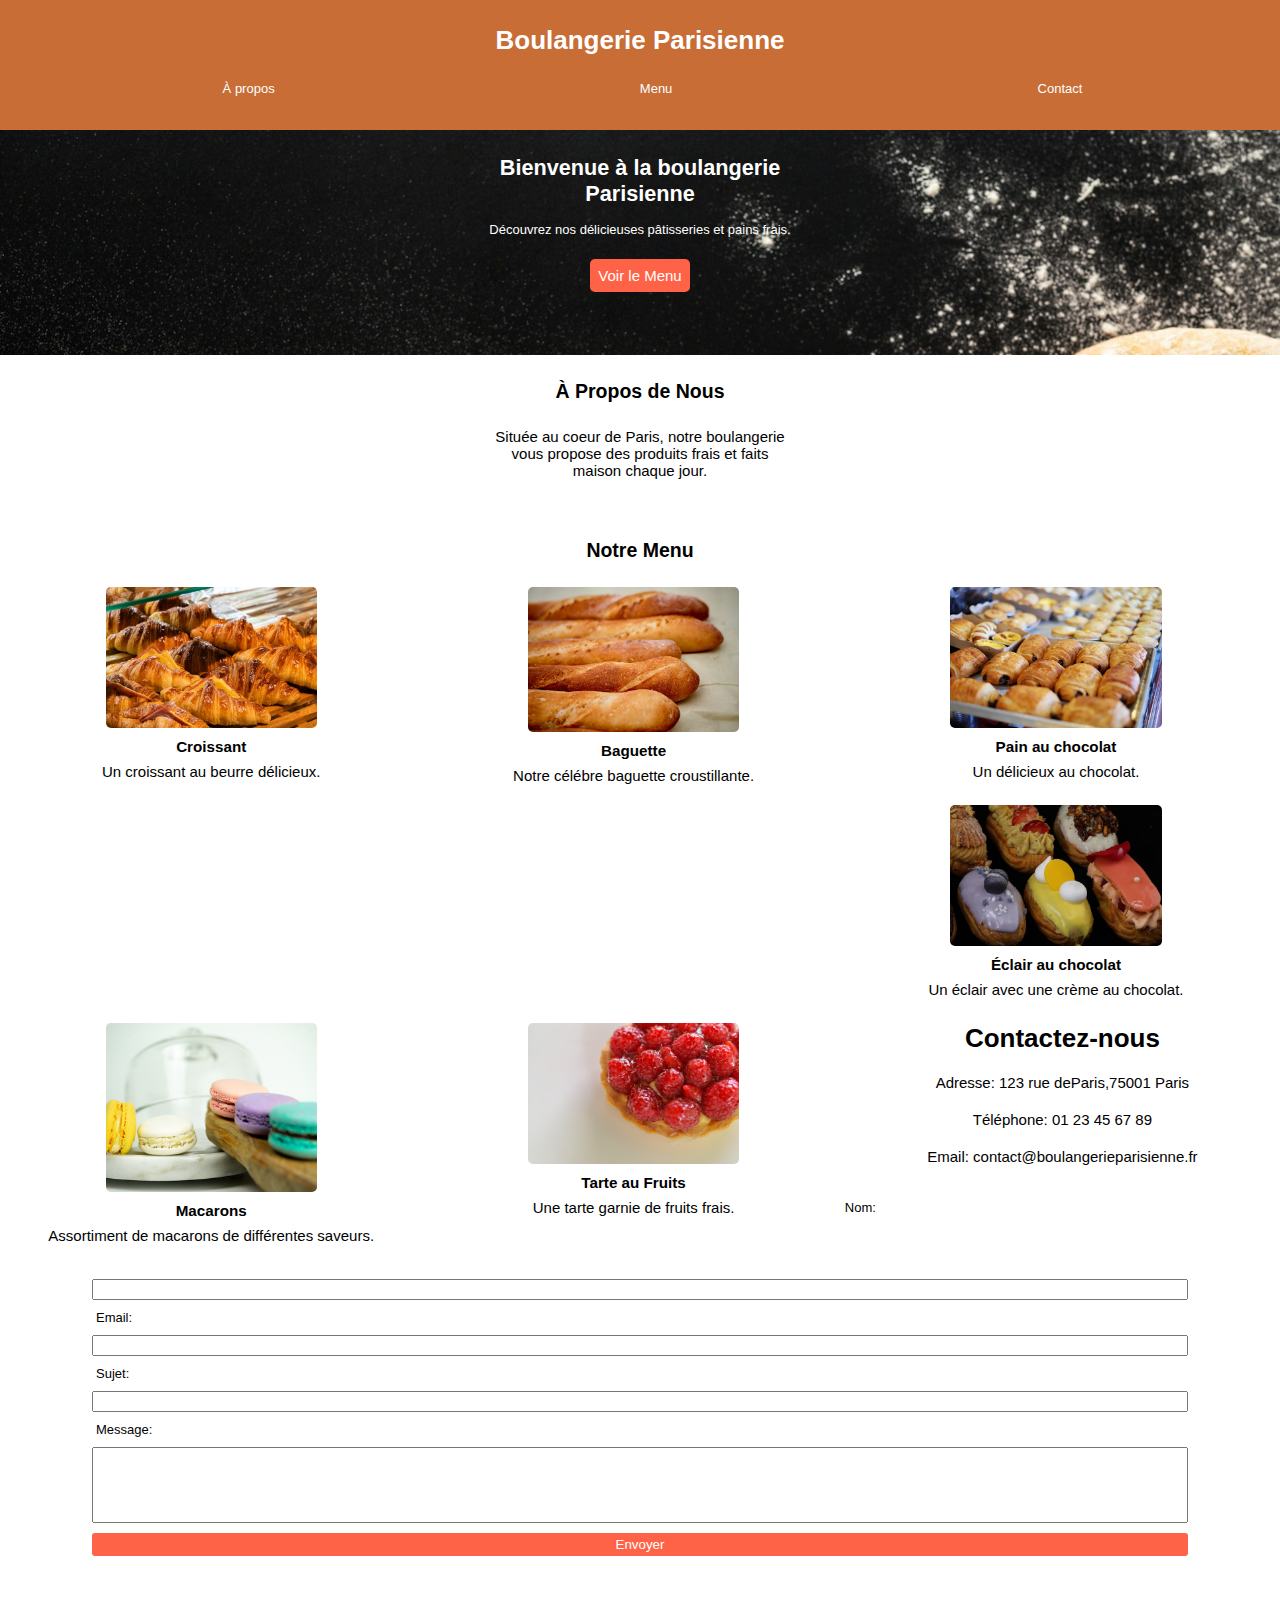
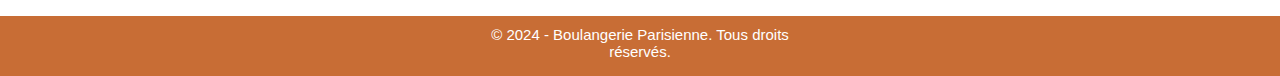
<file: index.html>
<!DOCTYPE html>
<html lang="fr">
<head>
    <meta charset="UTF-8">
    <meta name="viewport" content="width=device-width, initial-scale=1.0">
    <link rel="stylesheet" href="assets/css/style.css">
    <title>Boulangerie</title>
</head>
<body>
    <header>
        <h1>Boulangerie Parisienne</h1>
        <nav>
            <ul>
                <li>À propos</li>
                <li>Menu</li>
                <li>Contact</li>
            </ul>
        </nav>
    </header>
    <main>
        <div class="imgtop">
            <h1>Bienvenue à la boulangerie <br> Parisienne</h1>
            <p>Découvrez nos délicieuses pâtisseries et pains frais.</p>
            <a href="/" class="myBtn1">Voir le Menu</a>
        </div>
        <h2>À Propos de Nous</h2>
        <p class="ptop">
            Située au coeur de Paris, notre boulangerie <br> vous propose des produits
            frais et faits <br> maison chaque jour.
        </p>
        <h2 class="titre1">Notre Menu</h2>
        <div class="img"></div>
        <section>
            <div class="imgcroissant">
                <img src="assets/img/croissants.jpg" alt="img croissant">
                <h3>Croissant</h3>
                <p>Un croissant au beurre délicieux.</p>
            </div>
            <div class="imgbaguette">
                <img src="assets/img/baguettes.jpg" alt="img baguette">
                <h3>Baguette</h3>
                <p>Notre célébre baguette croustillante.</p>
            </div>
            <div class="imgpainchocolat">
                <img src="assets/img/chocolatine.jpg" alt="img painchocolat">
                <h3>Pain au chocolat</h3>
                <p>Un délicieux au chocolat.</p>
            </div>
            <div class="imgeclairs">
                <img src="assets/img/eclairs.jpg" alt="img eclairs">
                <h3>Éclair au chocolat</h3>
                <p>Un éclair avec une crème au chocolat.</p>
            </div>
            <div class="imgmacarons">
                <img src="assets/img/macarons.jpg" alt="img macarons">
                <h3>Macarons</h3>
                <p>Assortiment de macarons de différentes saveurs.</p>
            </div>
            <div class="imgtarte">
                <img src="assets/img/tartes.jpg" alt="img tarte">
                <h3>Tarte au Fruits</h3>
                <p>Une tarte garnie de fruits frais.</p>
            </div>
        </section>
        <div class="formu">
            <h1>Contactez-nous</h1>
            <p>Adresse: 123 rue deParis,75001 Paris</p>
            <p>Téléphone: 01 23 45 67 89</p>
            <p class="fp">Email: contact@boulangerieparisienne.fr</p>
            <form>
                <label for="nom">Nom:<br></label>
                <input type="text">
                <label for="email">Email:</label>
                <input type="text">
                <label for="sujet">Sujet:</label>
                <input type="text">
                <label for="message">Message:</label>
                <input class="input1" type="text">
                <input class="input2" type="text" name="" id="" value="Envoyer">
            </form>
        </div>

    </main>
    <footer>
        <p>© 2024 - Boulangerie Parisienne. Tous droits <br> réservés.</p>
    </footer>
    
</body>
</html>
</file>
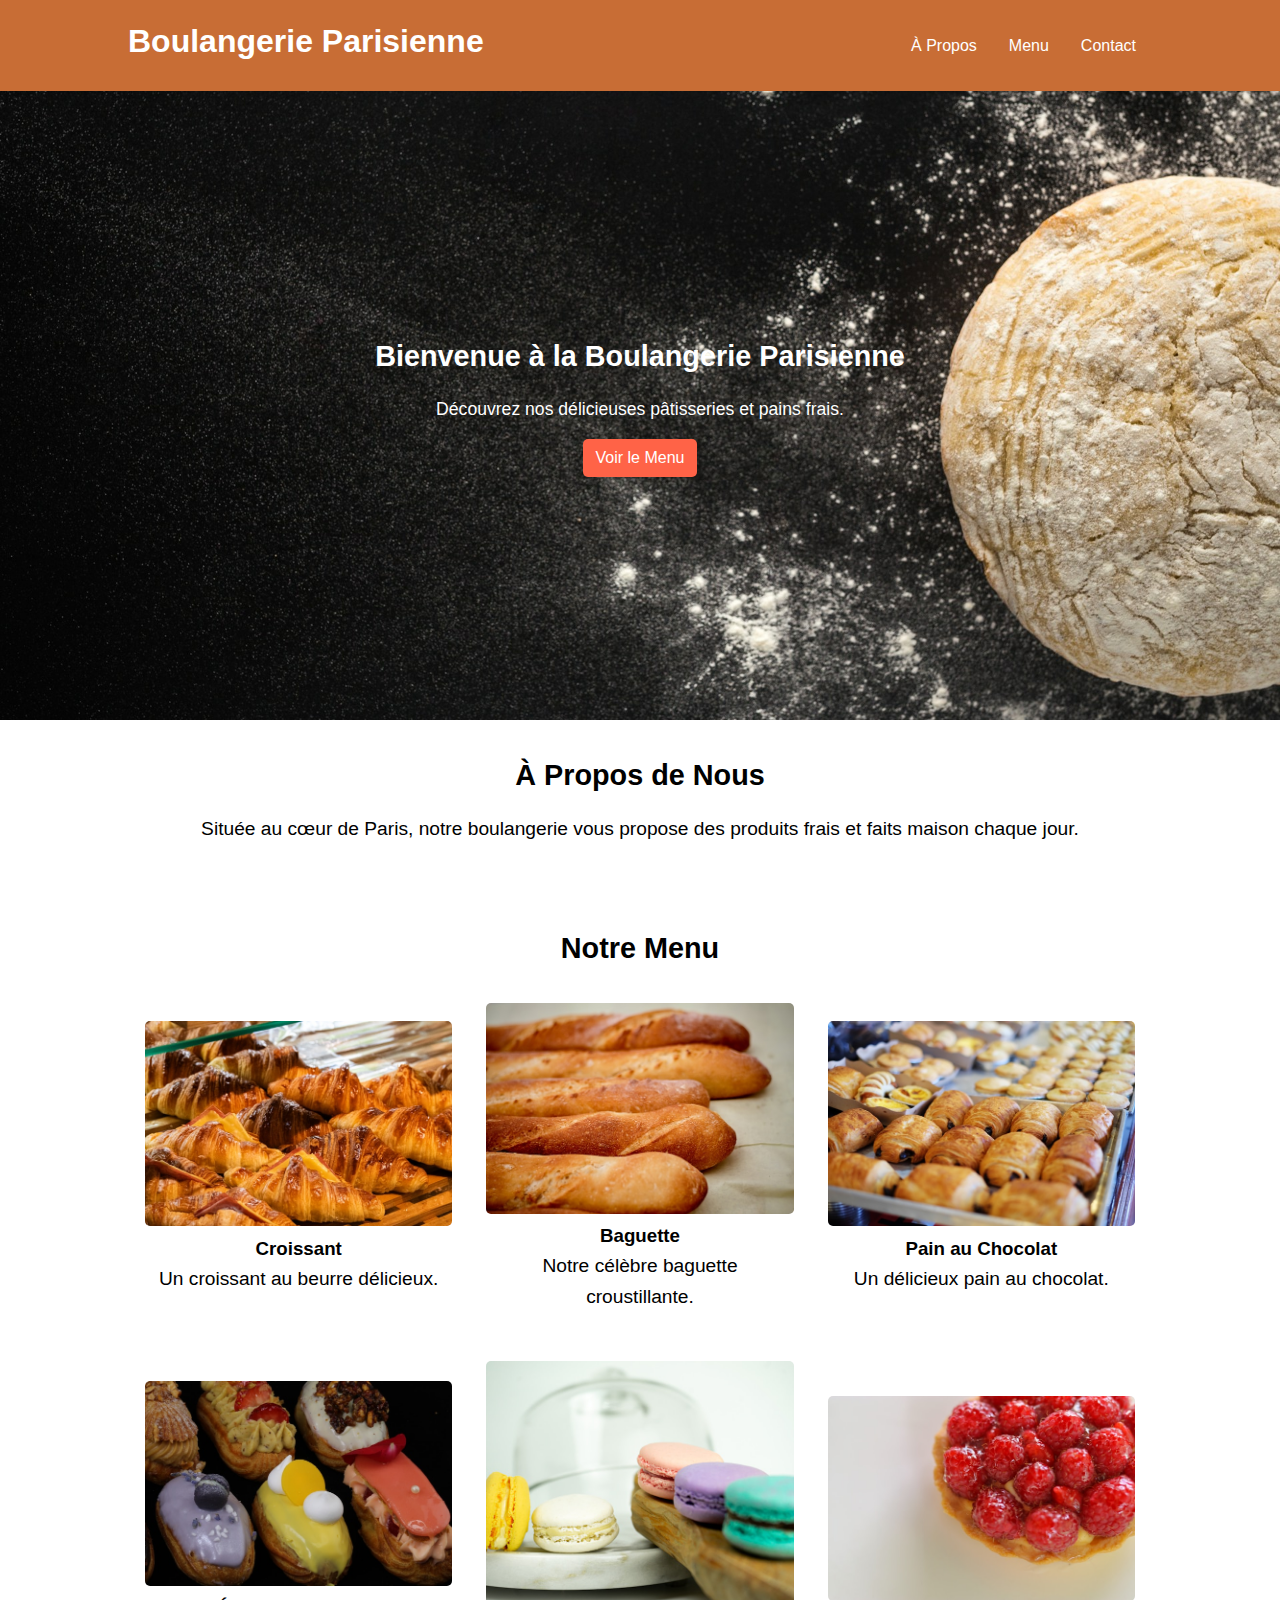
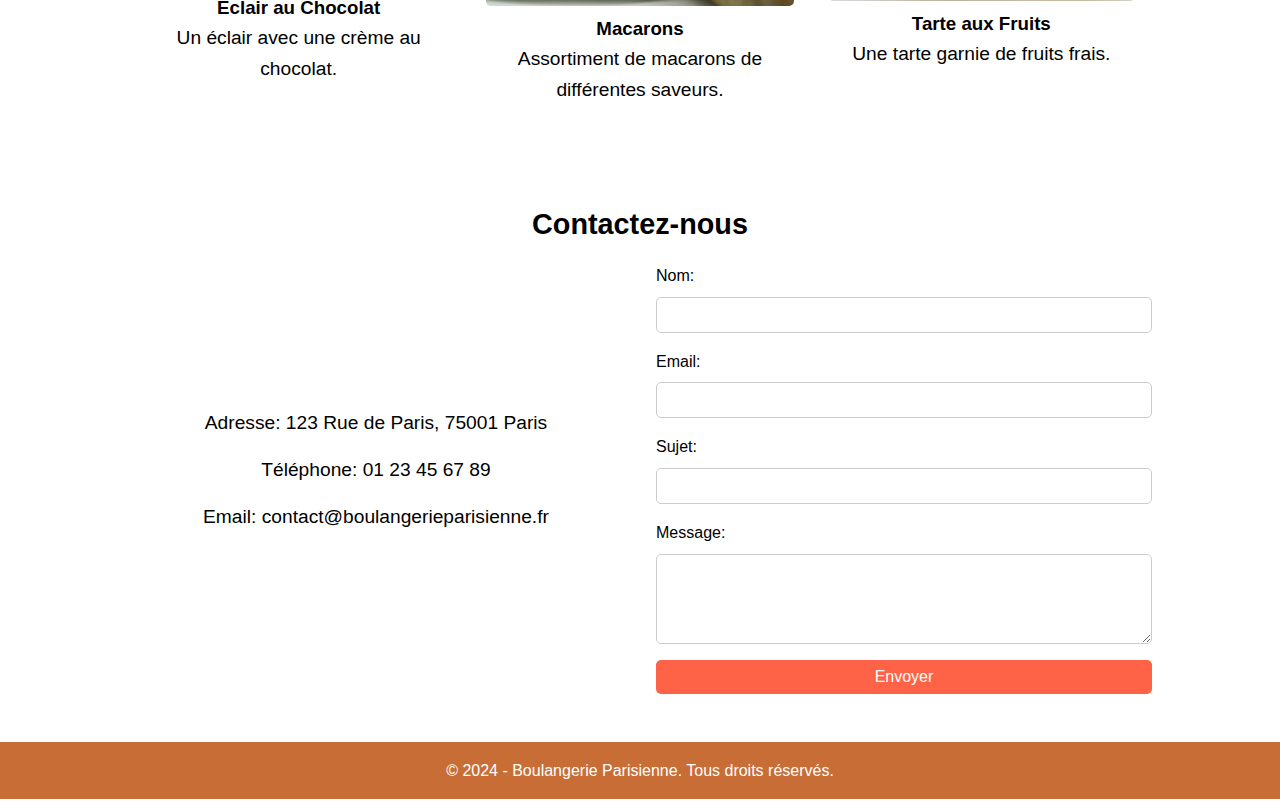
<file: blgr.html>
<!DOCTYPE html>
<html lang="fr">
<head>
    <meta charset="UTF-8">
    <meta name="viewport" content="width=device-width, initial-scale=1.0">
    <title>Boulangerie</title>
    <link rel="stylesheet" href="assets/css/blgr.css">
</head>
<body>
    <header>
        <div class="container">
           <h1>Boulangerie Parisienne</h1>
            <nav>
                <ul>
                    <li><a href="#about">À Propos</a></li>
                    <li><a href="#menu">Menu</a></li>
                    <li><a href="#contact">Contact</a></li>
                </ul>
            </nav>
        </div>
    </header>
    <main>
        <section id="hero">
            <div class="container">
                <h2>Bienvenue à la Boulangerie Parisienne</h2>
                <p>Découvrez nos délicieuses pâtisseries et pains frais.</p>
                <a href="#menu" class="btn">Voir le Menu</a>
            </div>
        </section>
        <section id="about" class="container">
            <h2>À Propos de Nous</h2>
            <p>Située au cœur de Paris, notre boulangerie vous propose des produits frais et faits maison chaque jour.
            </p>
        </section>
        <section id="menu" class="container">
            <h2>Notre Menu</h2>
            <div class="menu-items">
                <div class="menu-item">
                    <img src="assets/img/croissants.jpg" alt="Croissants dorés">
                    <h3>Croissant</h3>
                    <p>Un croissant au beurre délicieux.</p>
                </div>
                <div class="menu-item">
                    <img src="assets/img/baguettes.jpg" alt="Baguette">
                    <h3>Baguette</h3>
                    <p>Notre célèbre baguette croustillante.</p>
                </div>
                <div class="menu-item">
                    <img src="assets/img/chocolatine.jpg" alt="Pain au Chocolat">
                    <h3>Pain au Chocolat</h3>
                    <p>Un délicieux pain au chocolat.</p>
                </div>
                <div class="menu-item">
                    <img src="assets/img/eclairs.jpg" alt="Éclair au Chocolat">
                    <h3>Éclair au Chocolat</h3>
                    <p>Un éclair avec une crème au chocolat.</p>
                </div>
                <div class="menu-item">
                    <img src="assets/img/macarons.jpg" alt="Macarons">
                    <h3>Macarons</h3>
                    <p>Assortiment de macarons de différentes saveurs.</p>
                </div>
                <div class="menu-item">
                    <img src="assets/img/tartes.jpg" alt="Tarte aux Fruits">
                    <h3>Tarte aux Fruits</h3>
                    <p>Une tarte garnie de fruits frais.</p>
                </div>
            <!-- Ajoutez plus d'éléments de menu ici -->
            </div>
        </section>
        <section id="contact" class="container">
            <h2>Contactez-nous</h2>
            <div class="contact-content">
                
                <div class="contact-info">
                    <p>Adresse: 123 Rue de Paris, 75001 Paris</p>
                    <p>Téléphone: 01 23 45 67 89</p>
                    <p>Email: contact@boulangerieparisienne.fr</p>
                </div>

                <form action="#" method="post" class="contact-form">
                    <div class="form-group">
                        <label for="name">Nom:</label>
                        <input type="text" id="name" name="name" required>
                    </div>
                    <div class="form-group">
                        <label for="email">Email:</label>
                        <input type="email" id="email" name="email" required>
                    </div>
                    <div class="form-group">
                        <label for="subject">Sujet:</label>
                        <input type="text" id="subject" name="subject" required>
                    </div>
                    <div class="form-group">
                        <label for="message">Message:</label>
                        <textarea id="message" name="message" rows="4" required></textarea>
                    </div>
                    <button type="submit">Envoyer</button>
                </form>

            </div>
        </section>
    </main>
    <footer>
        <div class="container">
            <p>&copy; 2024 - Boulangerie Parisienne. Tous droits réservés.</p>
        </div>
    </footer>
</body>
</html>
</file>
<file: assets/css/style.css>
*{
    margin: auto;
}
body{
    font-family: Arial, sans-serif;
    font-size: small;
}

header{
    height: 130px;
    background-color: #C86D35;
    text-align: center;
}

header h1{
    color: white;
    text-align: center;
    padding-top: 25px;
    margin-bottom: 25px;
}

h1{
    margin-top: 0px;
}
header nav ul{
    list-style-type: none;
    display: flex;
    align-items: center;
    justify-content: space-evenly;
    padding-right: 15px;
}

nav ul li{
    color: white;
}

.imgtop{
    font-size: smaller;
    height: 200px;
    text-align: center;
    color: white;
    background-image: url(../img/hero.jpg);
    background-size: 100%;  
    background-repeat: no-repeat;
    padding-top: 25px;
    margin-bottom: 25px;
}

.imgtop p{
    margin-bottom: 30px;
    font-size: small;
}

.imgtop h1{
    margin-bottom: 15px;
}

 
main h2, p{
    text-align: center;
}

main h2{
    margin-bottom: 25px;
}

.ptop{
    margin-bottom: 25px;
}

.titre1{
    padding-top: 35px;
}

img{
    width: 90%;
    border-radius: 5px;
    display: flex;
    justify-content: center;
}

section div h3{
    text-align: center;
    margin-top: 10px;
    margin-bottom: 8px;
}


p{
    font-size: 15px;
}

section p{
    margin-bottom: 25px;
}

.formu{
    text-align: center;
    padding-top: 70px;
}

.formu h1, p{
    margin-bottom: 20px;

}

.formu .fp{
    margin-bottom: 35px;
}

input{
    width: 85%;
    margin-top: 10px;
    margin-bottom: 10px;
}
.input1{
    height: 70px;
}
.input2{
    text-align: center;
    background-color: #FF6347;
    width: 85%;
    color: white;
    border-radius: 3px;
    border: none;
    padding: 4px;
    margin-top: 0px;
}

footer{
    height: 60px;
    background-color: #C86D35;
    margin-top: 50px;
}

footer p{
    color: white;
    padding-top: 10px;
}

label{
    display: block;
    text-align: left;
    width: 85%;
    margin-bottom: 0px;
}



.myBtn1{
    background-color: #FF6347;
    color: white;
    text-decoration: none;
    font-size: 15px;
    border-radius: 5px;
    padding: 8px;
}


@media screen and (min-width: 992px){
    .imgcroissant, .imgbaguette, .imgpainchocolat, .imgeclairs, .imgmacarons, .imgtarte{
        float: left;
        width: 33%;
    }
    img{
        width: 50%;
    }
}
</file>
<file: assets/css/blgr.css>
/* Mobile-first style */
* {
    margin: 0; /* Supprime les marges par défaut de tous les éléments */
    padding: 0; /* Supprime les espacements internes par défaut de tous les éléments */
    box-sizing: border-box; /* Inclut le padding et la bordure dans la largeur et la hauteur des éléments */
}

body {
    font-family: Arial, sans-serif; /* Définit la police de caractère pour tout le texte dans le corps du document */
    line-height: 1.6; /* Définit l'interligne pour le texte */
}

.container {
    width: 90%; /* Définit la largeur du conteneur à 90% de son parent */
    margin: auto; /* Centre le conteneur horizontalement */
    overflow: hidden; /* Cache tout contenu qui dépasse du conteneur */
}

header {
    background-color: #c86d35; /* Définit la couleur de fond de l'en-tête */
    color: #fff; /* Définit la couleur du texte dans l'en-tête */
    padding: 1rem 0; /* Ajoute un espacement interne en haut et en bas */
    position: fixed; /* Fixe l'en-tête en haut de la fenêtre du navigateur */
    width: 100%; /* Définit la largeur de l'en-tête à 100% de la fenêtre */
    top: 0; /* Positionne l'en-tête en haut de la fenêtre */
    z-index: 1000; /* Assure que l'en-tête reste au-dessus des autres éléments */
}

header .container {
    display: flex; /* Utilise Flexbox pour la mise en page */
    justify-content: space-between; /* Répartit les éléments enfants avec de l'espace entre eux */
    align-items: center; /* Centre les éléments enfants verticalement */
    flex-direction: column; /* Dispose les éléments enfants en colonne */
}

header h1 {
    text-align: center; /* Centre le texte du titre */
    margin-bottom: 0.5rem; /* Ajoute un espacement en bas du titre */
}

nav ul {
    display: flex; /* Utilise Flexbox pour la mise en page */
    justify-content: center; /* Centre les éléments de la liste horizontalement */
    list-style: none; /* Supprime les puces de la liste */
}

nav ul li {
	margin: 0 1rem; /* Ajoute un espacement horizontal entre les éléments de la liste */
}

nav ul li a {
    color: #fff; /* Définit la couleur du texte des liens */
    text-decoration: none; /* Supprime le soulignement des liens */
    font-size: 1rem; /* Définit la taille de la police des liens */
}

#hero {
    background: url("../img/hero.jpg") no-repeat center center; /* Définit une image de fond qui ne se répète pas et est centrée */
    background-size: cover; /* Redimensionne l'image de fond pour couvrir tout l'élément */
    color: #fff; /* Définit la couleur du texte */
    height: 60vh; /* Définit la hauteur de la section héro */
    display: flex; /* Utilise Flexbox pour la mise en page */
    align-items: center; /* Centre les éléments enfants verticalement */
    justify-content: center; /* Centre les éléments enfants horizontalement */
    text-align: center; /* Centre le texte */
    margin-top: 90px; /* Ajoute un espacement en haut de la section héro */
}

#hero h2 {
    font-size: 1.8rem; /* Définit la taille de la police du titre */
    margin-bottom: 1rem; /* Ajoute un espacement en bas du titre */
}

#hero p {
    font-size: 1.1rem; /* Définit la taille de la police du paragraphe */
    margin-bottom: 1rem; /* Ajoute un espacement en bas du paragraphe */
}

#hero .btn {
	display: inline-block; /* Affiche le bouton comme un élément en ligne */
    padding: 0.4rem 0.8rem; /* Ajoute un espacement interne au bouton */
    background: #ff6347; /* Définit la couleur de fond du bouton */
    color: #fff; /* Définit la couleur du texte du bouton */
    text-decoration: none; /* Supprime le soulignement du texte du bouton */
    border-radius: 5px; /* Arrondit les coins du bouton */
}

section {
	padding: 2rem 0; /* Ajoute un espacement interne en haut et en bas des sections */
}

section h2 {
    text-align: center; /* Centre le texte du titre de la section */
    margin-bottom: 1rem; /* Ajoute un espacement en bas du titre */
    font-size: 1.8rem; /* Définit la taille de la police du titre */
}

section p {
    text-align: center; /* Centre le texte du paragraphe */
    margin-bottom: 1rem; /* Ajoute un espacement en bas du paragraphe */
    font-size: 1.2rem; /* Définit la taille de la police du paragraphe */
}

footer {
    background-color: #c86d35; /* Définit la couleur de fond du pied de page */
    color: #fff; /* Définit la couleur du texte du pied de page */
    text-align: center; /* Centre le texte du pied de page */
    padding: 1rem 0; /* Ajoute un espacement interne en haut et en bas du pied de page */
}

.menu-items {
    display: flex; /* Utilise Flexbox pour la mise en page */
    flex-direction: column; /* Dispose les éléments enfants en colonne */
    align-items: center; /* Centre les éléments enfants horizontalement */
}

.menu-item {
    margin: 1rem 0; /* Ajoute un espacement vertical entre les éléments du menu */
    text-align: center; /* Centre le texte des éléments du menu */
}

.menu-item img {
    width: 100%; /* Définit la largeur de l'image à 100% de son conteneur */
    height: auto; /* Ajuste la hauteur de l'image proportionnellement */
    border-radius: 5px; /* Arrondit les coins de l'image */
}

.contact-content {
    display: flex; /* Utilise Flexbox pour la mise en page */
    flex-direction: column; /* Dispose les éléments enfants en colonne */
}

.contact-info,
.contact-form {
    flex: 1; /* Permet aux éléments de grandir pour remplir l'espace disponible */
    margin-bottom: 1rem; /* Ajoute un espacement en bas des éléments */
}

form {
    display: flex; /* Utilise Flexbox pour la mise en page */
    flex-direction: column; /* Dispose les éléments enfants en colonne */
    gap: 1rem; /* Ajoute un espacement vertical entre les éléments du formulaire */
}

.form-group {
    display: flex; /* Utilise Flexbox pour la mise en page */
    flex-direction: column; /* Dispose les éléments enfants en colonne */
}

.form-group label {
	margin-bottom: 0.5rem; /* Ajoute un espacement en bas des étiquettes */
}

.form-group input,
.form-group textarea {
    padding: 0.5rem; /* Ajoute un espacement interne aux champs de saisie */
    font-size: 1rem; /* Définit la taille de la police des champs de saisie */
    border: 1px solid #ccc; /* Ajoute une bordure aux champs de saisie */
    border-radius: 5px; /* Arrondit les coins des champs de saisie */
}

button[type="submit"] {
    padding: 0.5rem; /* Ajoute un espacement interne au bouton de soumission */
    background: #ff6347; /* Définit la couleur de fond du bouton de soumission */
    color: #fff; /* Définit la couleur du texte du bouton de soumission */
    border: none; /* Supprime la bordure du bouton de soumission */
    border-radius: 5px; /* Arrondit les coins du bouton de soumission */
    font-size: 1rem; /* Définit la taille de la police du bouton de soumission */
    cursor: pointer; /* Change le curseur en pointeur au survol du bouton */
}

button[type="submit"]:hover {
    background: #e55342; /* Change la couleur de fond du bouton de soumission au survol */
}

/* Styles pour les ordinateurs de bureau - Appliqués lorsque la largeur de l'écran est de 1024px ou plus */
@media (min-width: 1024px) {
    .container {
        width: 80%; /* Ajuste la largeur du conteneur */
    }

    header .container {
        flex-direction: row; /* Dispose les éléments enfants en ligne */
    }

    nav ul {
        justify-content: flex-end; /* Aligne les éléments de la liste à la fin du conteneur */
    }

    #hero {
        height: 70vh; /* Ajuste la hauteur de la section héro */
    }

    .menu-items {
        flex-direction: row; /* Dispose les éléments enfants en ligne */
        flex-wrap: wrap; /* Permet aux éléments de passer à la ligne suivante si nécessaire */
        justify-content: space-around; /* Répartit les éléments avec de l'espace autour d'eux */
    }

    .menu-item {
        width: 30%; /* Ajuste la largeur des éléments du menu */
        margin: 1rem; /* Ajoute un espacement autour des éléments du menu */
    }

    .contact-content {
        flex-direction: row; /* Dispose les éléments enfants en ligne */
        gap: 2rem; /* Ajoute un espacement horizontal entre les éléments */
        align-items: center; /* Centre les éléments enfants verticalement */
    }

    .contact-info,
    .contact-form {
        flex: 1; /* Permet aux éléments de grandir pour remplir l'espace disponible */
    }
}
</file>
